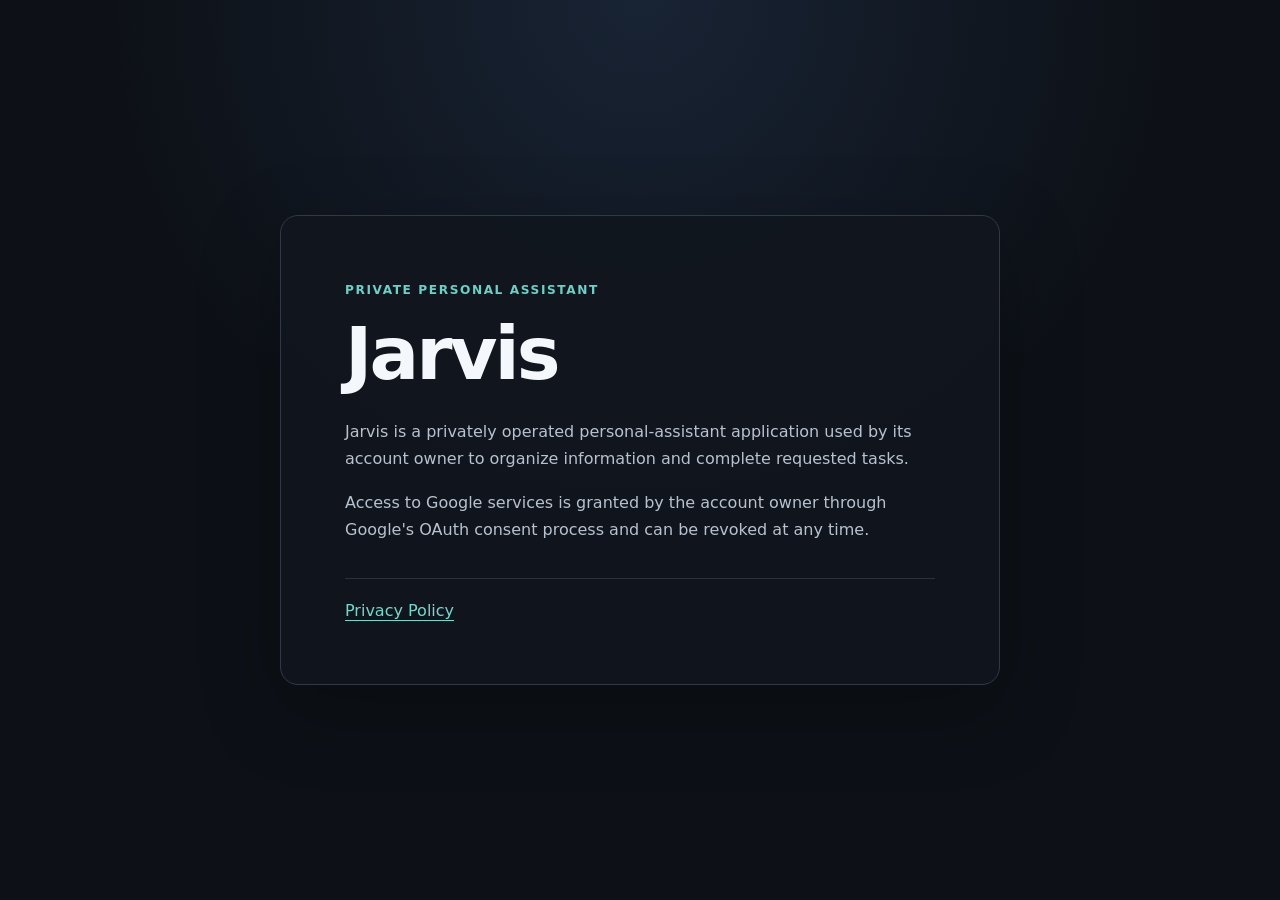
<file: index.html>
<!doctype html>
<html lang="en">
<head>
  <meta charset="utf-8">
  <meta name="viewport" content="width=device-width, initial-scale=1">
  <meta name="robots" content="noindex, nofollow, noarchive">
  <meta name="description" content="Jarvis is a privately operated personal-assistant application.">
  <title>Jarvis</title>
  <link rel="stylesheet" href="styles.css">
</head>
<body>
  <main>
    <p class="eyebrow">Private personal assistant</p>
    <h1>Jarvis</h1>
    <p>Jarvis is a privately operated personal-assistant application used by its account owner to organize information and complete requested tasks.</p>
    <p>Access to Google services is granted by the account owner through Google's OAuth consent process and can be revoked at any time.</p>
    <nav aria-label="Legal">
      <a href="privacy.html">Privacy Policy</a>
    </nav>
  </main>
</body>
</html>
</file>
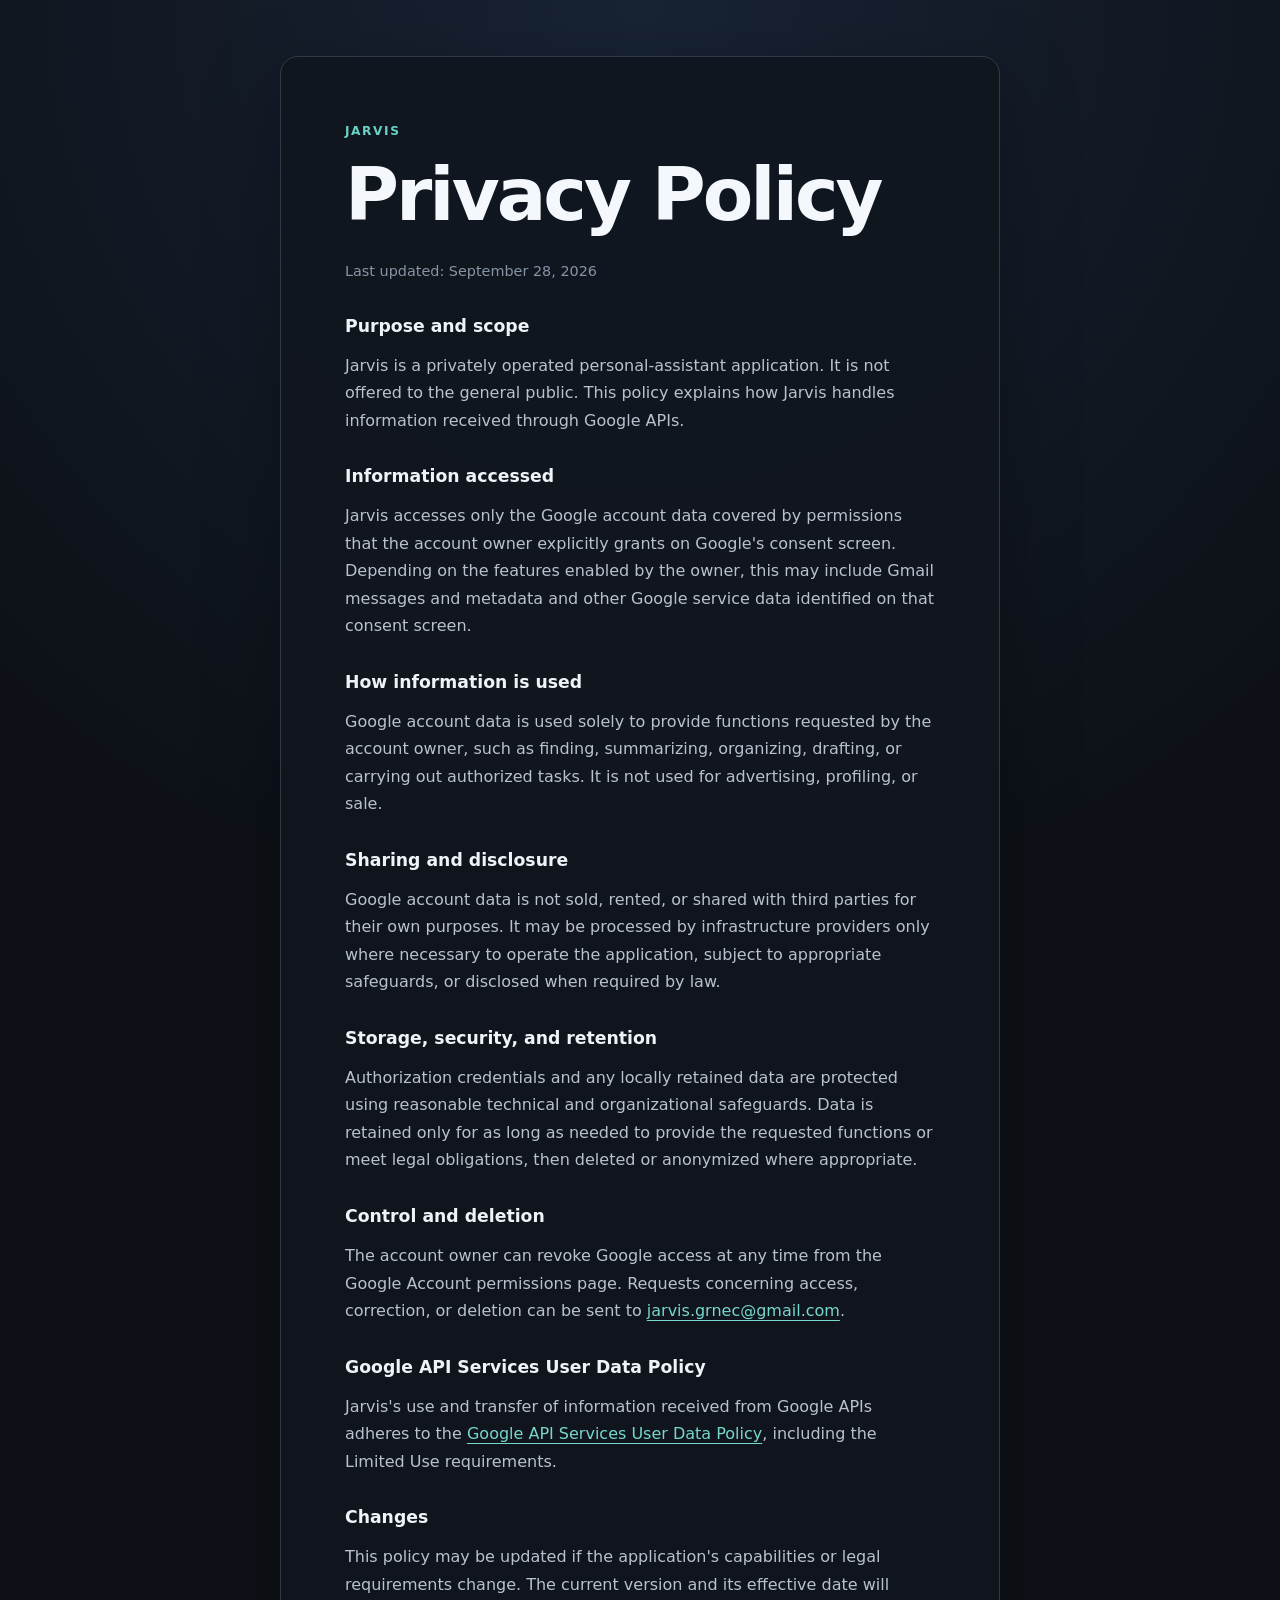
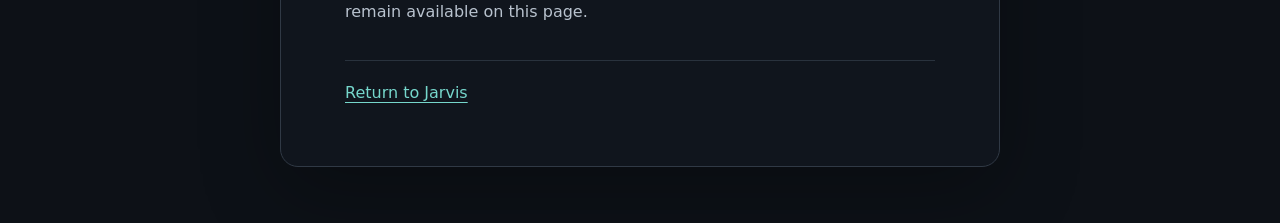
<file: privacy.html>
<!doctype html>
<html lang="en">
<head>
  <meta charset="utf-8">
  <meta name="viewport" content="width=device-width, initial-scale=1">
  <meta name="robots" content="noindex, nofollow, noarchive">
  <meta name="description" content="Privacy Policy for Jarvis.">
  <title>Privacy Policy — Jarvis</title>
  <link rel="stylesheet" href="styles.css">
</head>
<body>
  <main>
    <p class="eyebrow">Jarvis</p>
    <h1>Privacy Policy</h1>
    <p class="updated">Last updated: September 28, 2026</p>

    <h2>Purpose and scope</h2>
    <p>Jarvis is a privately operated personal-assistant application. It is not offered to the general public. This policy explains how Jarvis handles information received through Google APIs.</p>

    <h2>Information accessed</h2>
    <p>Jarvis accesses only the Google account data covered by permissions that the account owner explicitly grants on Google's consent screen. Depending on the features enabled by the owner, this may include Gmail messages and metadata and other Google service data identified on that consent screen.</p>

    <h2>How information is used</h2>
    <p>Google account data is used solely to provide functions requested by the account owner, such as finding, summarizing, organizing, drafting, or carrying out authorized tasks. It is not used for advertising, profiling, or sale.</p>

    <h2>Sharing and disclosure</h2>
    <p>Google account data is not sold, rented, or shared with third parties for their own purposes. It may be processed by infrastructure providers only where necessary to operate the application, subject to appropriate safeguards, or disclosed when required by law.</p>

    <h2>Storage, security, and retention</h2>
    <p>Authorization credentials and any locally retained data are protected using reasonable technical and organizational safeguards. Data is retained only for as long as needed to provide the requested functions or meet legal obligations, then deleted or anonymized where appropriate.</p>

    <h2>Control and deletion</h2>
    <p>The account owner can revoke Google access at any time from the Google Account permissions page. Requests concerning access, correction, or deletion can be sent to <a href="mailto:jarvis.grnec@gmail.com">jarvis.grnec@gmail.com</a>.</p>

    <h2>Google API Services User Data Policy</h2>
    <p>Jarvis's use and transfer of information received from Google APIs adheres to the <a href="https://developers.google.com/terms/api-services-user-data-policy">Google API Services User Data Policy</a>, including the Limited Use requirements.</p>

    <h2>Changes</h2>
    <p>This policy may be updated if the application's capabilities or legal requirements change. The current version and its effective date will remain available on this page.</p>

    <nav aria-label="Site">
      <a href="index.html">Return to Jarvis</a>
    </nav>
  </main>
</body>
</html>
</file>
<file: styles.css>
:root {
  color-scheme: dark;
  font-family: Inter, ui-sans-serif, system-ui, -apple-system, BlinkMacSystemFont, "Segoe UI", sans-serif;
  background: #0d1117;
  color: #d8dee9;
}

* { box-sizing: border-box; }

body {
  margin: 0;
  min-height: 100vh;
  display: grid;
  place-items: center;
  background: radial-gradient(circle at top, #182334 0, #0d1117 48%);
}

main {
  width: min(720px, calc(100% - 40px));
  margin: 56px auto;
  padding: clamp(28px, 7vw, 64px);
  border: 1px solid #303945;
  border-radius: 18px;
  background: rgba(16, 22, 30, .94);
  box-shadow: 0 24px 80px rgba(0, 0, 0, .28);
}

h1 { margin: 0 0 22px; color: #f4f7fb; font-size: clamp(2.4rem, 8vw, 4.6rem); letter-spacing: -.04em; }
h2 { margin-top: 32px; color: #eef3f8; font-size: 1.08rem; }
p { color: #b8c2ce; line-height: 1.72; }
.eyebrow { margin: 0 0 10px; color: #69d1c5; font-size: .76rem; font-weight: 700; letter-spacing: .13em; text-transform: uppercase; }
.updated { color: #8794a3; font-size: .9rem; }
nav { margin-top: 34px; padding-top: 22px; border-top: 1px solid #29323d; }
a { color: #76d7cc; text-underline-offset: 4px; }
a:hover { color: #a3eee5; }
</file>
